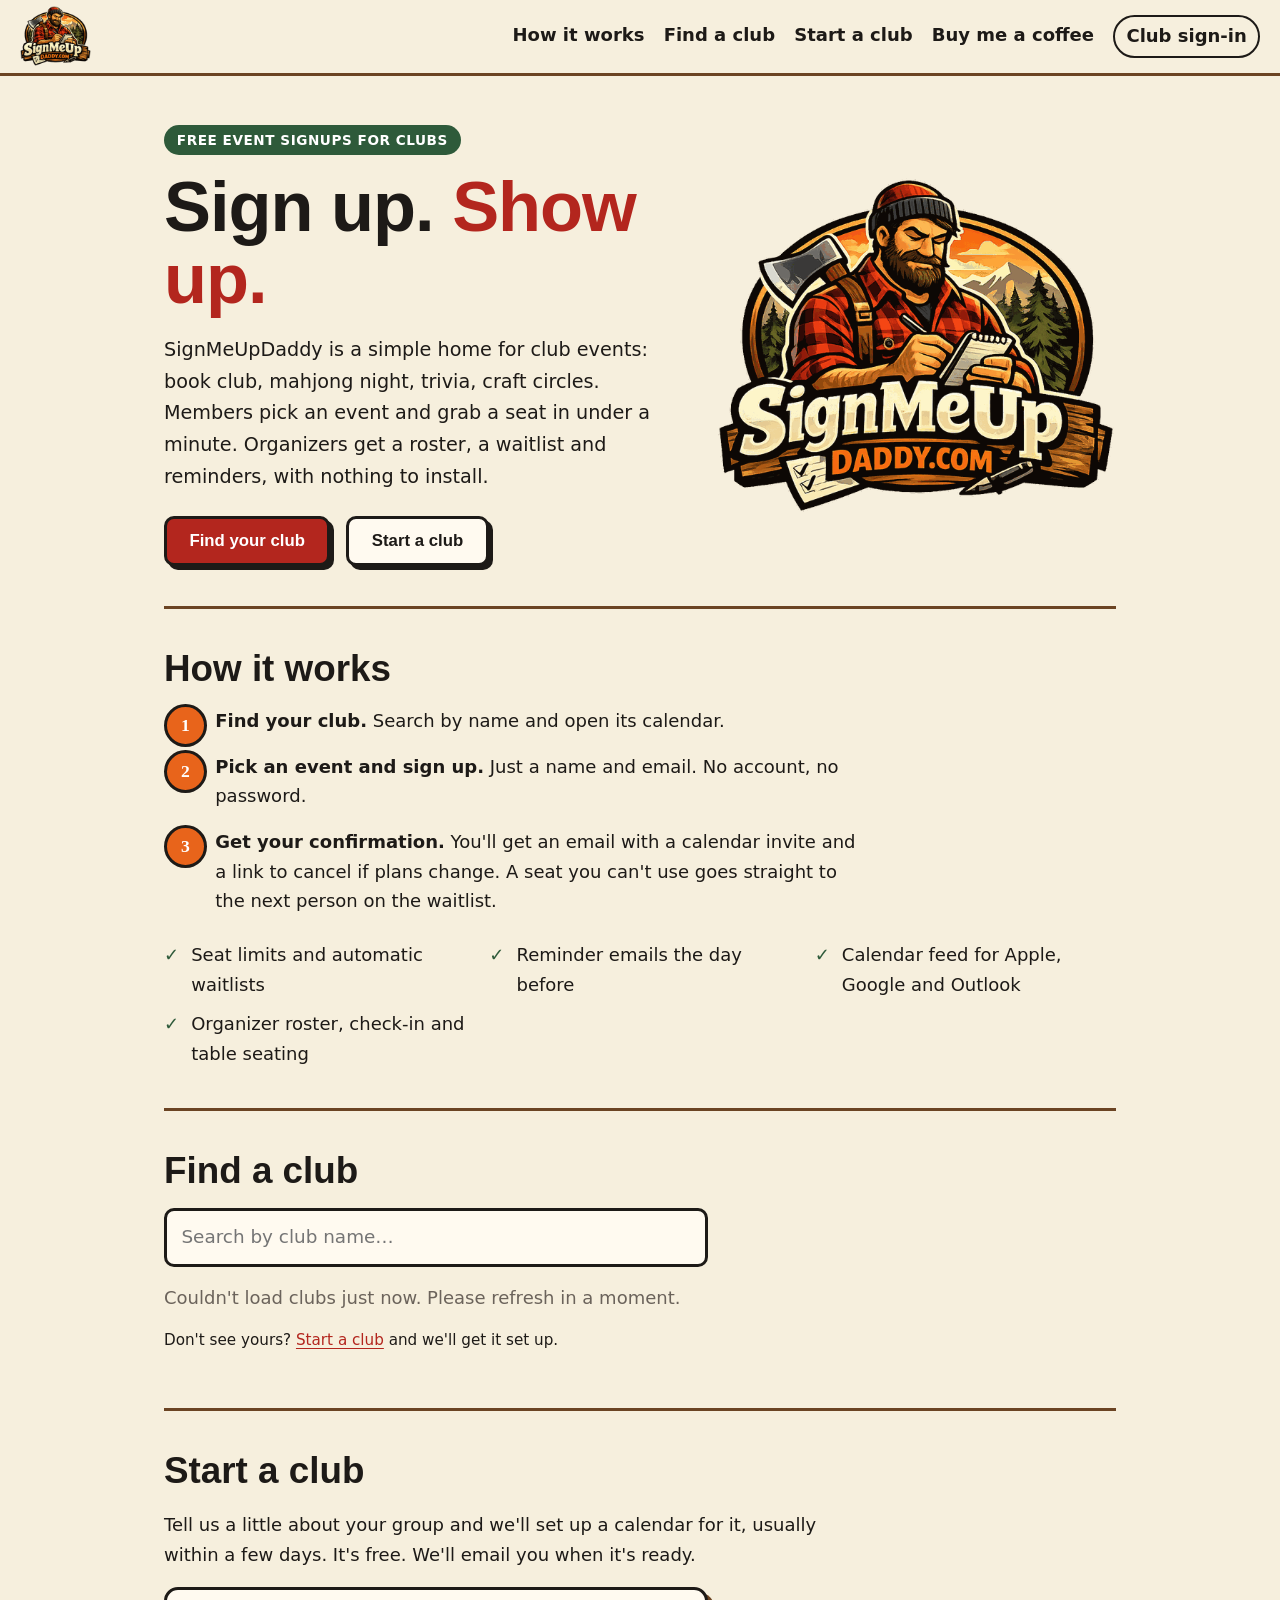
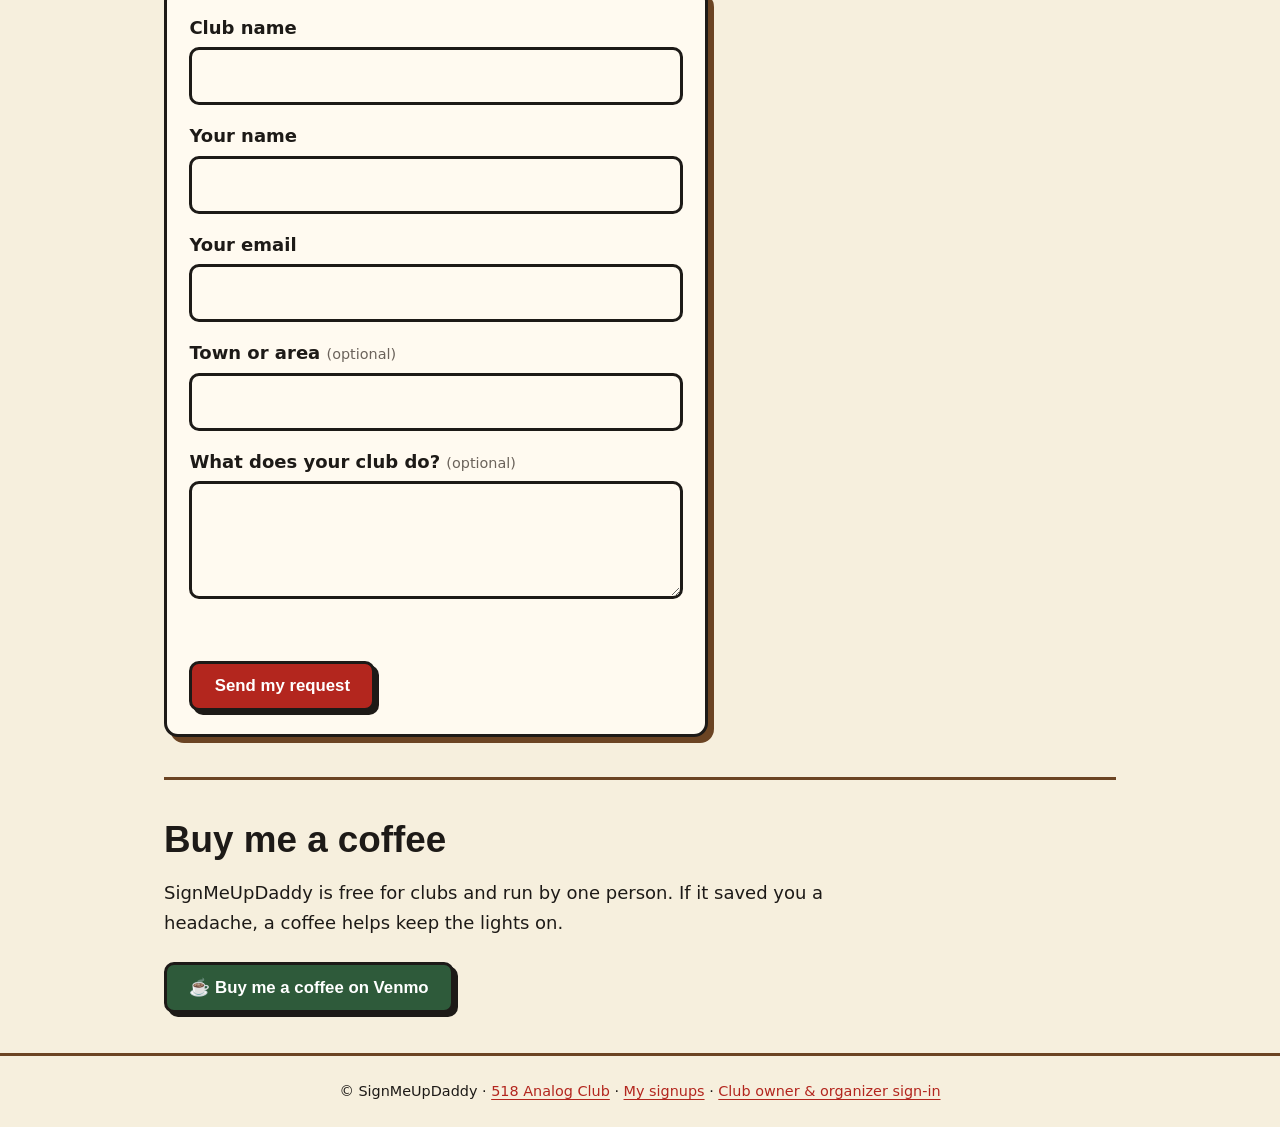
<file: index.html>
<!doctype html>
<html lang="en">
<head>
  <meta charset="utf-8">
  <meta name="viewport" content="width=device-width, initial-scale=1">
  <meta http-equiv="Content-Security-Policy" content="default-src 'self'; script-src 'self' https://challenges.cloudflare.com; connect-src 'self' https://*.supabase.co; frame-src https://challenges.cloudflare.com; style-src 'self' 'unsafe-inline' https://fonts.googleapis.com; font-src https://fonts.gstatic.com; img-src 'self' data:; base-uri 'self'; form-action 'self'; object-src 'none'">
  <meta name="referrer" content="strict-origin-when-cross-origin">
  <title>SignMeUpDaddy — sign up, show up</title>
  <meta name="description" content="Free event signups for clubs: book club, mahjong, trivia, craft nights. Pick your club, save your seat in seconds. Start a club of your own.">
  <link rel="canonical" href="https://signmeupdaddy.com/">
  <meta property="og:title" content="SignMeUpDaddy">
  <meta property="og:description" content="Sign up, show up. Free event signups for clubs.">
  <meta property="og:image" content="https://signmeupdaddy.com/assets/img/og-image.png">
  <meta name="theme-color" content="#f6efdd">
  <link rel="icon" type="image/png" href="assets/img/favicon.png">
  <link rel="apple-touch-icon" href="assets/img/apple-touch-icon.png">
  <link rel="preconnect" href="https://fonts.googleapis.com">
  <link rel="preconnect" href="https://fonts.gstatic.com" crossorigin>
  <link href="https://fonts.googleapis.com/css2?family=Bricolage+Grotesque:opsz,wght@12..96,600;12..96,800&family=Figtree:wght@400;500;600;700&display=swap" rel="stylesheet">
  <link rel="stylesheet" href="landing.css">
  <script src="redirect.js"></script>
</head>
<body>
  <a class="skip" href="#find">Skip to club search</a>
  <header class="top">
    <a class="brand" href="/" aria-label="SignMeUpDaddy.com home"><img src="assets/img/logo-sm.png" alt="SignMeUpDaddy.com" width="76" height="64"></a>
    <nav aria-label="Main">
      <a href="#how">How it works</a>
      <a href="#find">Find a club</a>
      <a href="#start">Start a club</a>
      <a href="#coffee">Buy me a coffee</a>
      <a href="/app/#/admin" class="signin">Club sign-in</a>
    </nav>
  </header>

  <main>
    <section class="hero">
      <div>
        <p class="eyebrow">Free event signups for clubs</p>
        <h1>Sign up. <em>Show up.</em></h1>
        <p class="lede">SignMeUpDaddy is a simple home for club events: book club, mahjong night, trivia, craft circles. Members pick an event and grab a seat in under a minute. Organizers get a roster, a waitlist and reminders, with nothing to install.</p>
        <p class="cta-row">
          <a class="btn" href="#find">Find your club</a>
          <a class="btn alt" href="#start">Start a club</a>
        </p>
      </div>
      <img class="hero-logo" src="assets/img/logo.png" alt="" width="560" height="472">
    </section>

    <section id="how" class="block">
      <h2>How it works</h2>
      <ol class="steps">
        <li><b>Find your club.</b> Search by name and open its calendar.</li>
        <li><b>Pick an event and sign up.</b> Just a name and email. No account, no password.</li>
        <li><b>Get your confirmation.</b> You'll get an email with a calendar invite and a link to cancel if plans change. A seat you can't use goes straight to the next person on the waitlist.</li>
      </ol>
      <ul class="perks">
        <li>Seat limits and automatic waitlists</li>
        <li>Reminder emails the day before</li>
        <li>Calendar feed for Apple, Google and Outlook</li>
        <li>Organizer roster, check-in and table seating</li>
      </ul>
    </section>

    <section id="find" class="block">
      <h2>Find a club</h2>
      <label for="q" class="sr">Search clubs</label>
      <input id="q" type="search" placeholder="Search by club name…" autocomplete="off">
      <ul id="results" class="results" aria-live="polite"><li class="muted">Loading clubs…</li></ul>
      <p class="note small">Don't see yours? <a href="#start">Start a club</a> and we'll get it set up.</p>
    </section>

    <section id="start" class="block">
      <h2>Start a club</h2>
      <p class="note">Tell us a little about your group and we'll set up a calendar for it, usually within a few days. It's free. We'll email you when it's ready.</p>
      <form id="club-form" class="card form" novalidate>
        <label>Club name <input name="club_name" required maxlength="80" autocomplete="off"></label>
        <label>Your name <input name="contact" required maxlength="80" autocomplete="name"></label>
        <label>Your email <input name="email" type="email" required maxlength="120" autocomplete="email"></label>
        <label>Town or area <span class="opt">(optional)</span> <input name="place" maxlength="80"></label>
        <label>What does your club do? <span class="opt">(optional)</span> <textarea name="about" rows="3" maxlength="600"></textarea></label>
        <div class="hp" aria-hidden="true"><label>Website <input name="website" tabindex="-1" autocomplete="off"></label></div>
        <div id="cf"></div>
        <p class="err" id="club-err" role="alert"></p>
        <button class="btn" type="submit">Send my request</button>
      </form>
      <div id="club-done" class="card done" hidden>
        <h3>Got it. Thank you!</h3>
        <p>We'll be in touch at the email you gave us once your club is ready.</p>
      </div>
    </section>

    <section id="coffee" class="block coffee">
      <h2>Buy me a coffee</h2>
      <p class="note">SignMeUpDaddy is free for clubs and run by one person. If it saved you a headache, a coffee helps keep the lights on.</p>
      <p class="cta-row"><a class="btn venmo" id="venmo" href="#coffee" target="_blank" rel="noopener" hidden>☕ Buy me a coffee on Venmo</a></p>
    </section>
  </main>

  <footer class="foot">
    <p>© SignMeUpDaddy · <a href="/518analog/">518 Analog Club</a> · <a href="/app/#/me">My signups</a> · <a href="/app/#/admin">Club owner &amp; organizer sign-in</a></p>
  </footer>
  <script type="module" src="landing.js"></script>
</body>
</html>
</file>
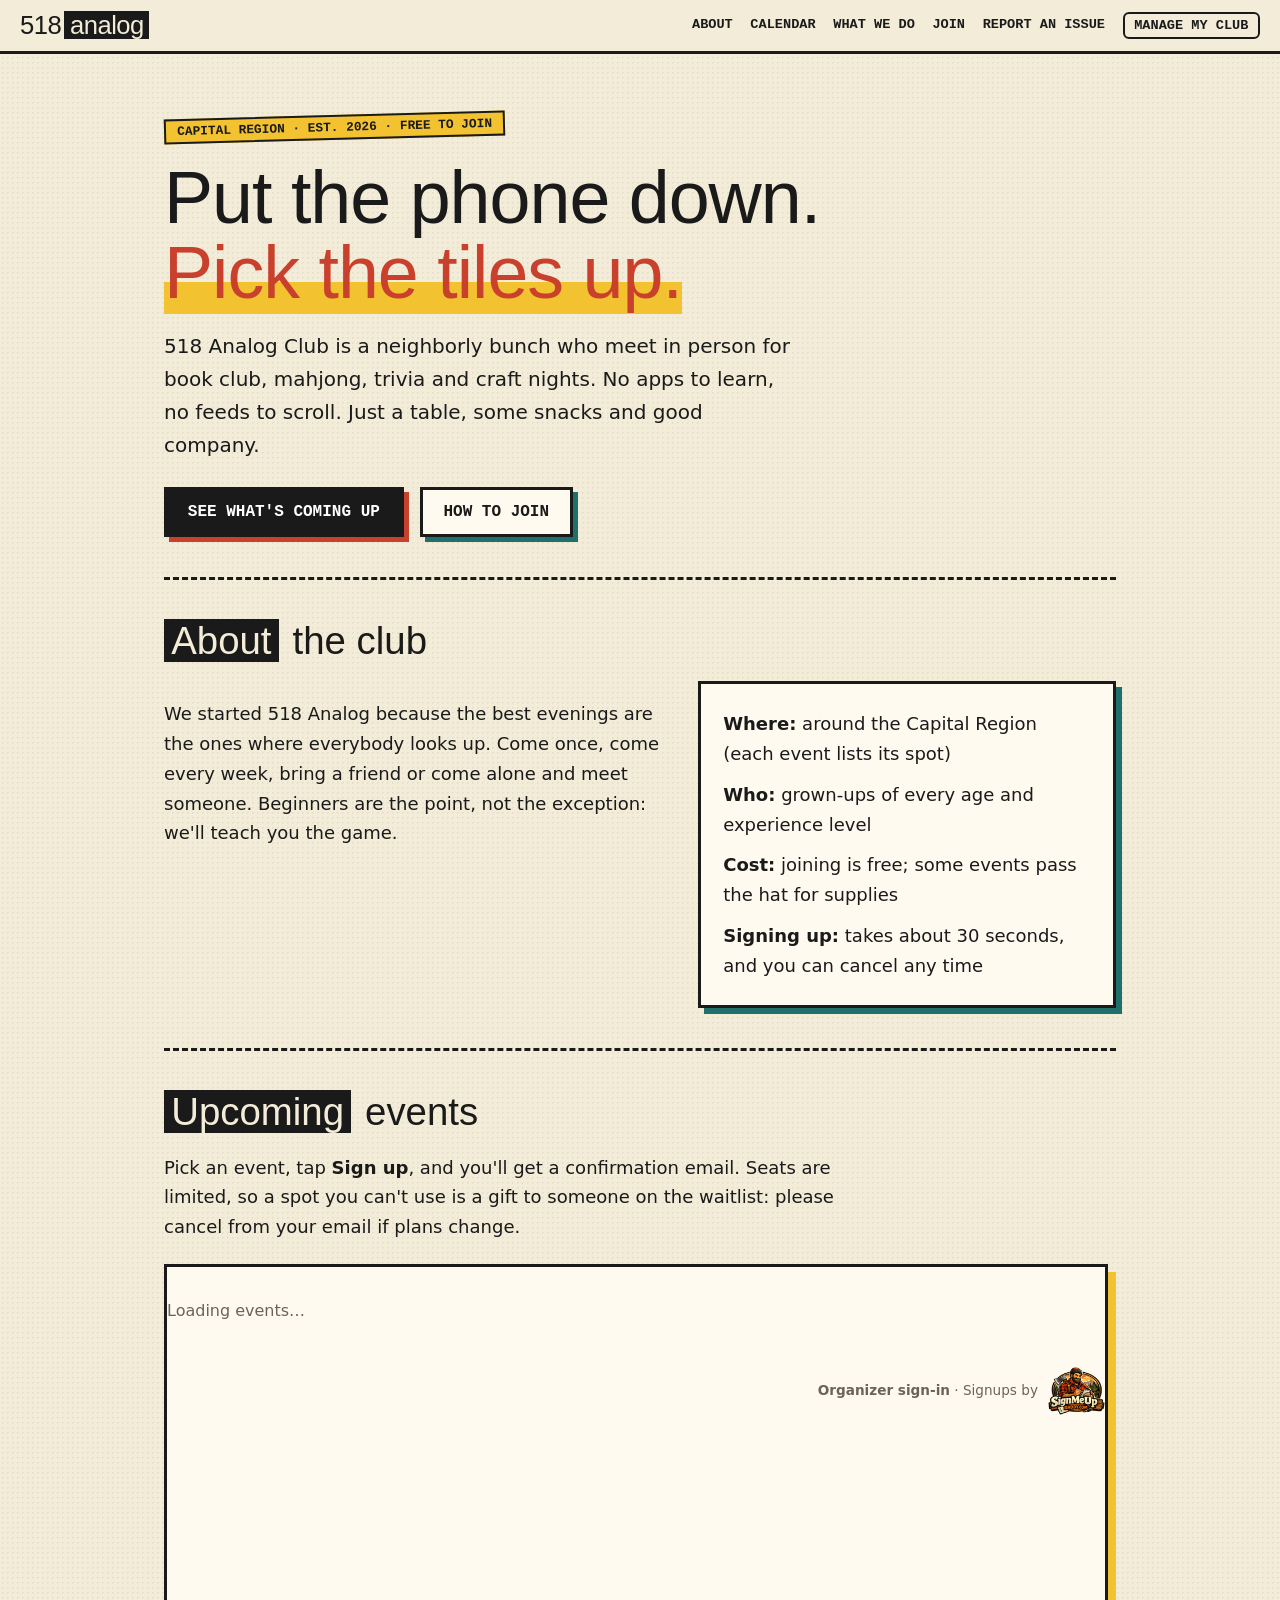
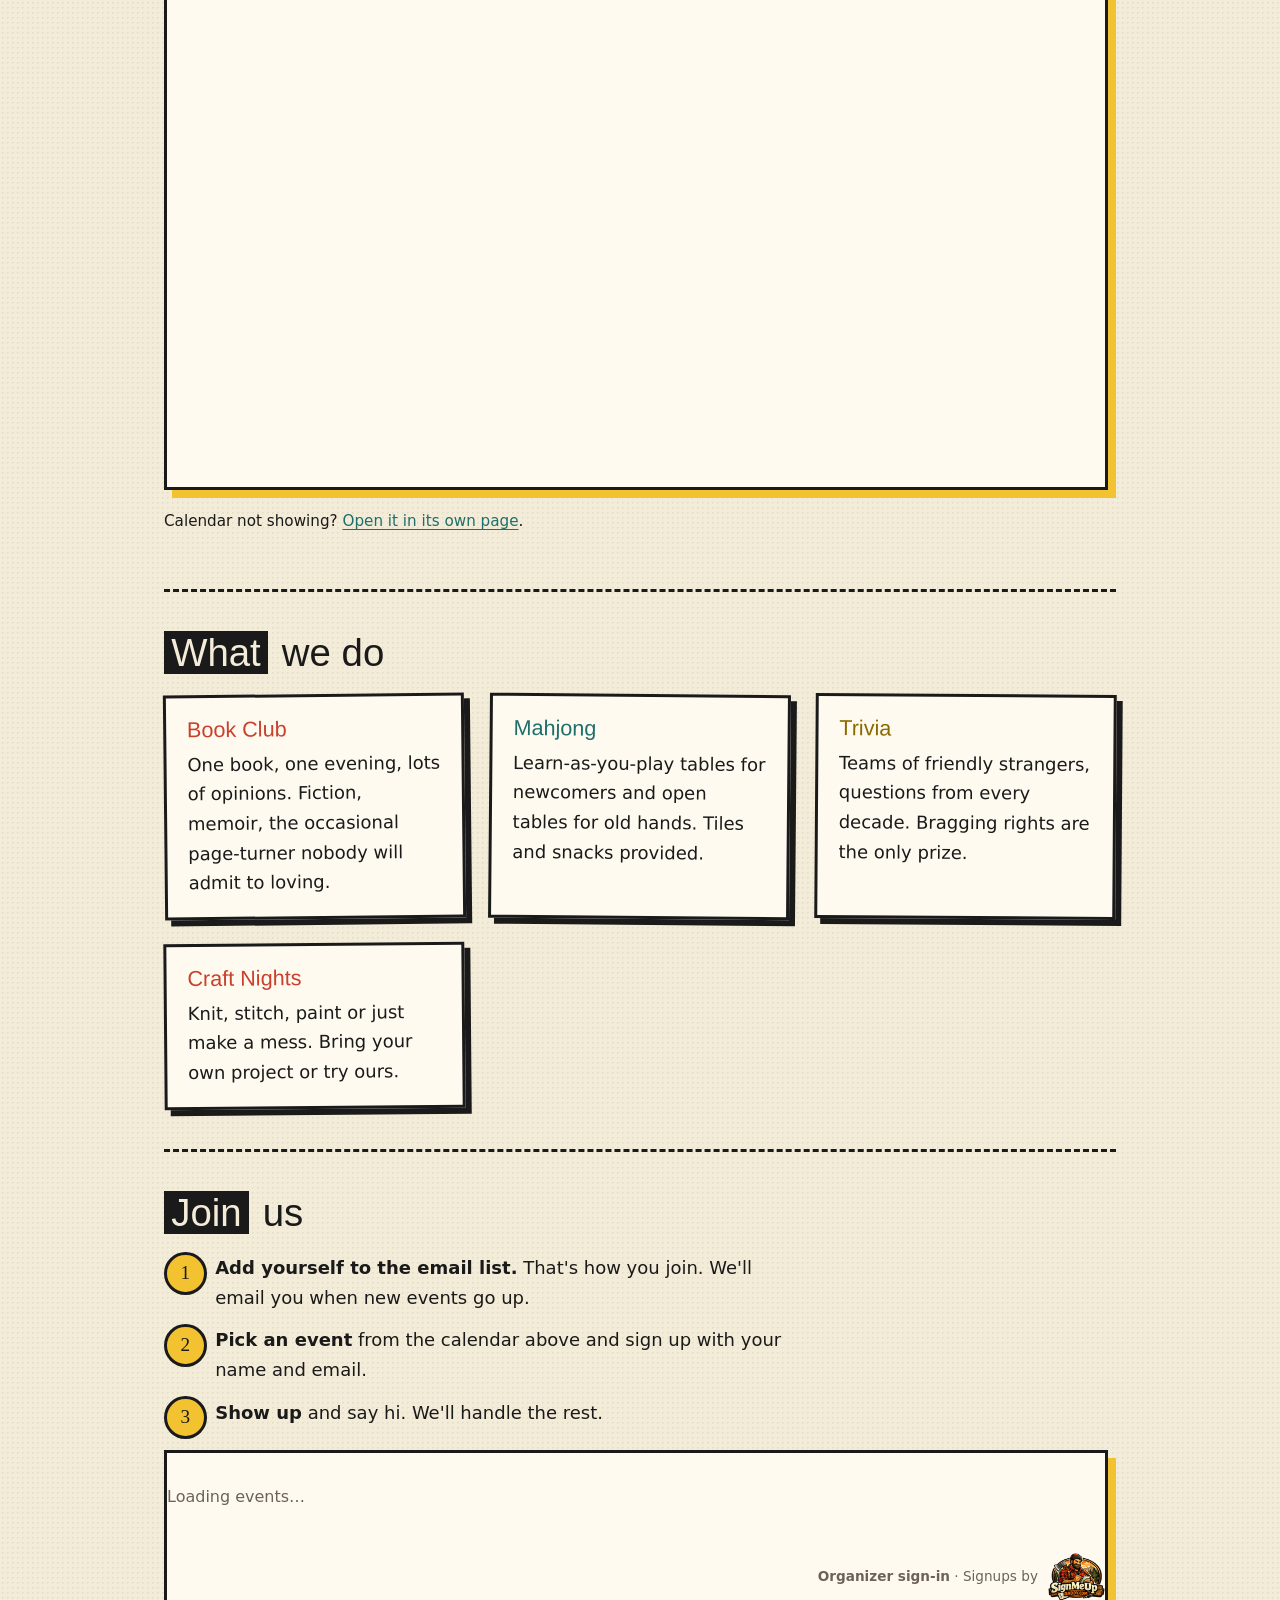
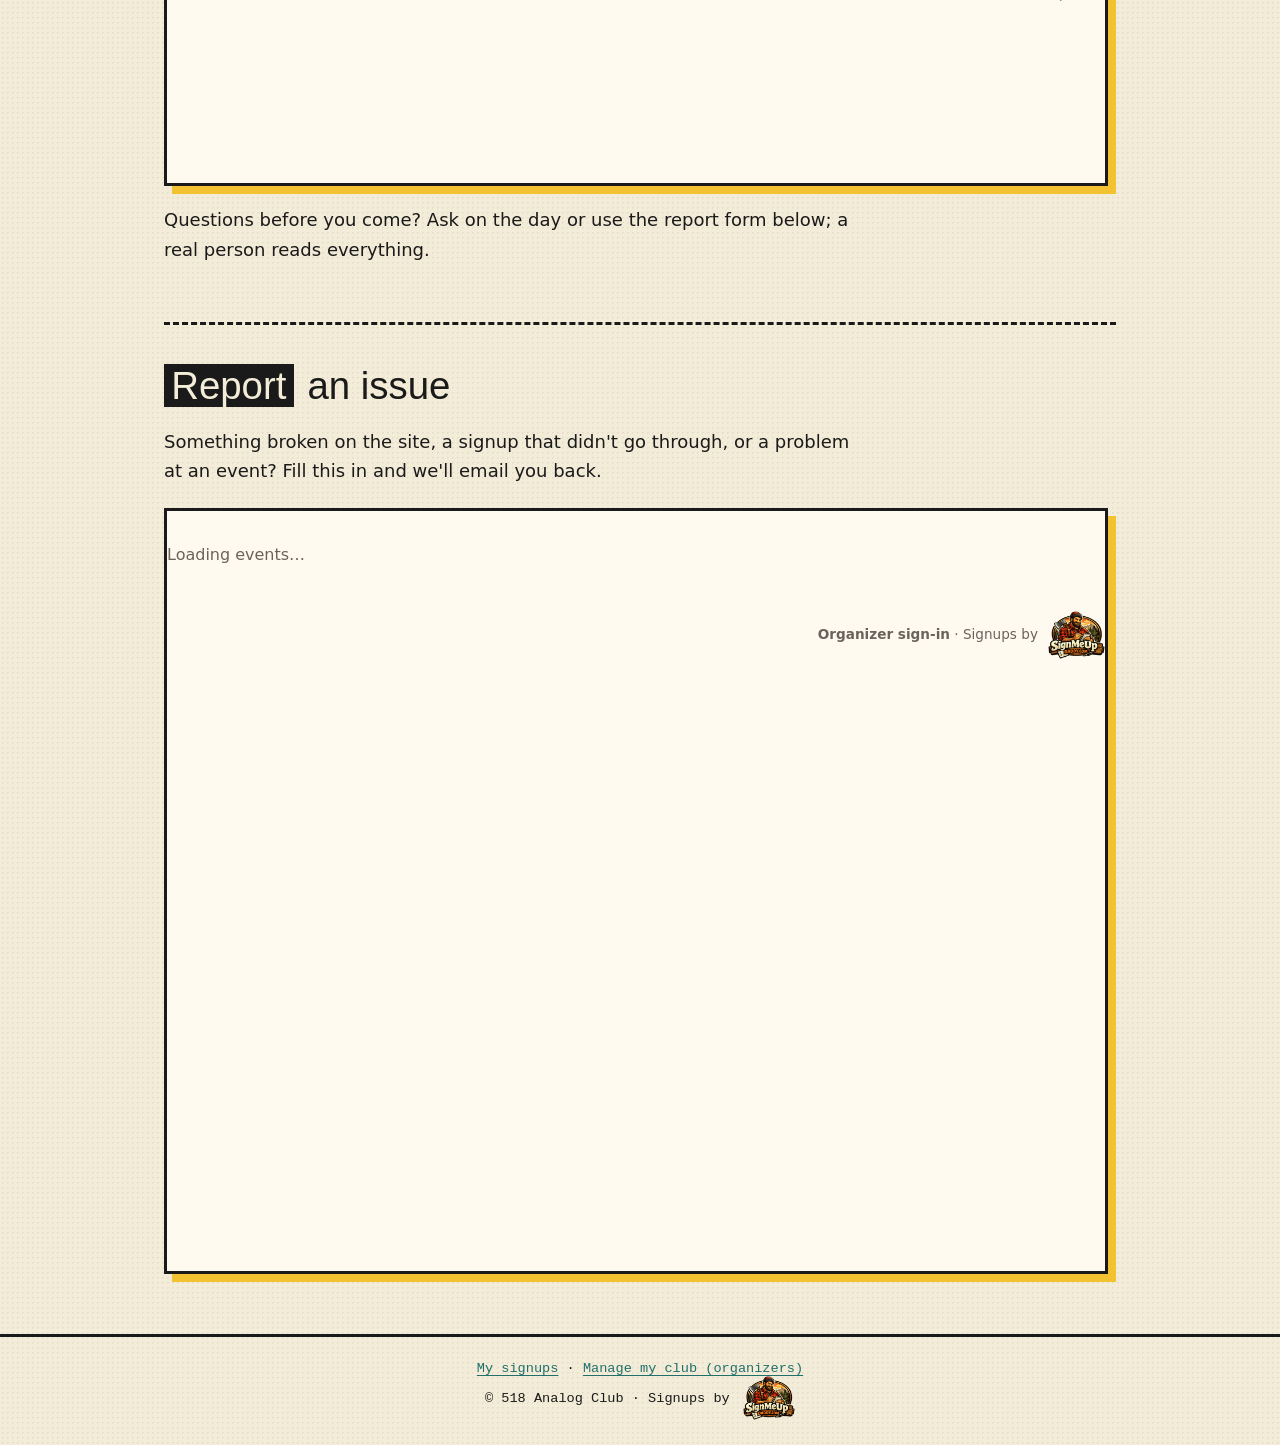
<file: 518analog/index.html>
<!doctype html>
<html lang="en">
<head>
  <meta charset="utf-8">
  <meta name="viewport" content="width=device-width, initial-scale=1">
  <meta http-equiv="Content-Security-Policy" content="default-src 'self'; script-src 'self'; connect-src 'self'; frame-src 'self'; style-src 'self' 'unsafe-inline' https://fonts.googleapis.com; font-src https://fonts.gstatic.com; img-src 'self' data:; base-uri 'self'; form-action 'self'; object-src 'none'">
  <meta name="referrer" content="strict-origin-when-cross-origin">
  <title>518 Analog Club — off the screen, into the room</title>
  <meta name="description" content="518 Analog Club: book club, mahjong, trivia and craft nights in the Capital Region. Offline on purpose.">
  <link rel="canonical" href="https://signmeupdaddy.com/518analog/">
  <meta property="og:title" content="518 Analog Club">
  <script type="application/ld+json">{"@context":"https://schema.org","@type":"Organization","name":"518 Analog Club","url":"https://signmeupdaddy.com/518analog/","logo":"https://signmeupdaddy.com/assets/img/logo.png","description":"Book club, mahjong, trivia and craft nights in the Capital Region of New York. Offline on purpose.","areaServed":"Capital Region, New York"}</script>
  <meta property="og:description" content="Books, tiles, trivia & crafts — offline in the Capital Region.">
  <meta name="theme-color" content="#f3ecd8">
  <link rel="icon" href="data:,">
  <link rel="preconnect" href="https://fonts.googleapis.com">
  <link rel="preconnect" href="https://fonts.gstatic.com" crossorigin>
  <link href="https://fonts.googleapis.com/css2?family=Archivo+Black&family=Space+Mono:wght@400;700&family=Figtree:wght@400;500;600;700&display=swap" rel="stylesheet">
  <link rel="stylesheet" href="club.css">
</head>
<body>
  <a class="skip" href="#calendar">Skip to the calendar</a>

  <header class="top">
    <a class="logo" href="#top">518<span>analog</span></a>
    <nav aria-label="Main">
      <a href="#about">About</a>
      <a href="#calendar">Calendar</a>
      <a href="#doing">What we do</a>
      <a href="#join">Join</a>
      <a href="#issue">Report an issue</a>
      <a href="/app/?club=518analog#/admin" class="manage">Manage my club</a>
    </nav>
  </header>

  <main id="top">
    <section class="hero">
      <p class="tag">Capital Region · Est. 2026 · Free to join</p>
      <h1>Put the phone down.<br><em>Pick the tiles up.</em></h1>
      <p class="lede">518 Analog Club is a neighborly bunch who meet in person for book club, mahjong, trivia and craft nights. No apps to learn, no feeds to scroll. Just a table, some snacks and good company.</p>
      <p class="cta-row">
        <a class="btn" href="#calendar">See what's coming up</a>
        <a class="btn alt" href="#join">How to join</a>
      </p>
    </section>

    <section id="about" class="block">
      <h2><span>About</span> the club</h2>
      <div class="cols">
        <p>We started 518 Analog because the best evenings are the ones where everybody looks up. Come once, come every week, bring a friend or come alone and meet someone. Beginners are the point, not the exception: we'll teach you the game.</p>
        <ul class="facts">
          <li><b>Where:</b> around the Capital Region (each event lists its spot)</li>
          <li><b>Who:</b> grown-ups of every age and experience level</li>
          <li><b>Cost:</b> joining is free; some events pass the hat for supplies</li>
          <li><b>Signing up:</b> takes about 30 seconds, and you can cancel any time</li>
        </ul>
      </div>
    </section>

    <section id="calendar" class="block">
      <h2><span>Upcoming</span> events</h2>
      <p class="note">Pick an event, tap <b>Sign up</b>, and you'll get a confirmation email. Seats are limited, so a spot you can't use is a gift to someone on the waitlist: please cancel from your email if plans change.</p>
      <div class="frame">
        <iframe src="/app/?club=518analog&amp;embed=1" title="518 Analog Club event calendar and signup" loading="lazy" height="820"></iframe>
      </div>
      <p class="note small">Calendar not showing? <a href="/app/?club=518analog#/">Open it in its own page</a>.</p>
    </section>

    <section id="doing" class="block">
      <h2><span>What</span> we do</h2>
      <div class="cards">
        <article class="card c1"><h3>Book Club</h3><p>One book, one evening, lots of opinions. Fiction, memoir, the occasional page-turner nobody will admit to loving.</p></article>
        <article class="card c2"><h3>Mahjong</h3><p>Learn-as-you-play tables for newcomers and open tables for old hands. Tiles and snacks provided.</p></article>
        <article class="card c3"><h3>Trivia</h3><p>Teams of friendly strangers, questions from every decade. Bragging rights are the only prize.</p></article>
        <article class="card c4"><h3>Craft Nights</h3><p>Knit, stitch, paint or just make a mess. Bring your own project or try ours.</p></article>
      </div>
    </section>

    <section id="join" class="block join">
      <h2><span>Join</span> us</h2>
      <ol class="steps">
        <li><b>Add yourself to the email list.</b> That's how you join. We'll email you when new events go up.</li>
        <li><b>Pick an event</b> from the calendar above and sign up with your name and email.</li>
        <li><b>Show up</b> and say hi. We'll handle the rest.</li>
      </ol>
      <div class="frame small"><iframe src="/app/?club=518analog&amp;embed=1#/subscribe" title="Join the 518 Analog Club email list" loading="lazy" height="330"></iframe></div>
      <p class="note">Questions before you come? Ask on the day or use the report form below; a real person reads everything.</p>
    </section>

    <section id="issue" class="block issue">
      <h2><span>Report</span> an issue</h2>
      <p class="note">Something broken on the site, a signup that didn't go through, or a problem at an event? Fill this in and we'll email you back.</p>
      <div class="frame report"><iframe src="/app/?club=518analog&amp;embed=1#/report" title="Report an issue" loading="lazy" height="720"></iframe></div>
    </section>
  </main>

  <footer class="foot">
    <p><a href="/app/?club=518analog#/me">My signups</a> · <a href="/app/?club=518analog#/admin">Manage my club (organizers)</a></p>
    <p>© 518 Analog Club · Signups by <a href="https://signmeupdaddy.com"><img class="sl" src="../assets/img/logo-sm.png" alt="SignMeUpDaddy.com" width="57" height="48"></a></p>
  </footer>
</body>
</html>
</file>
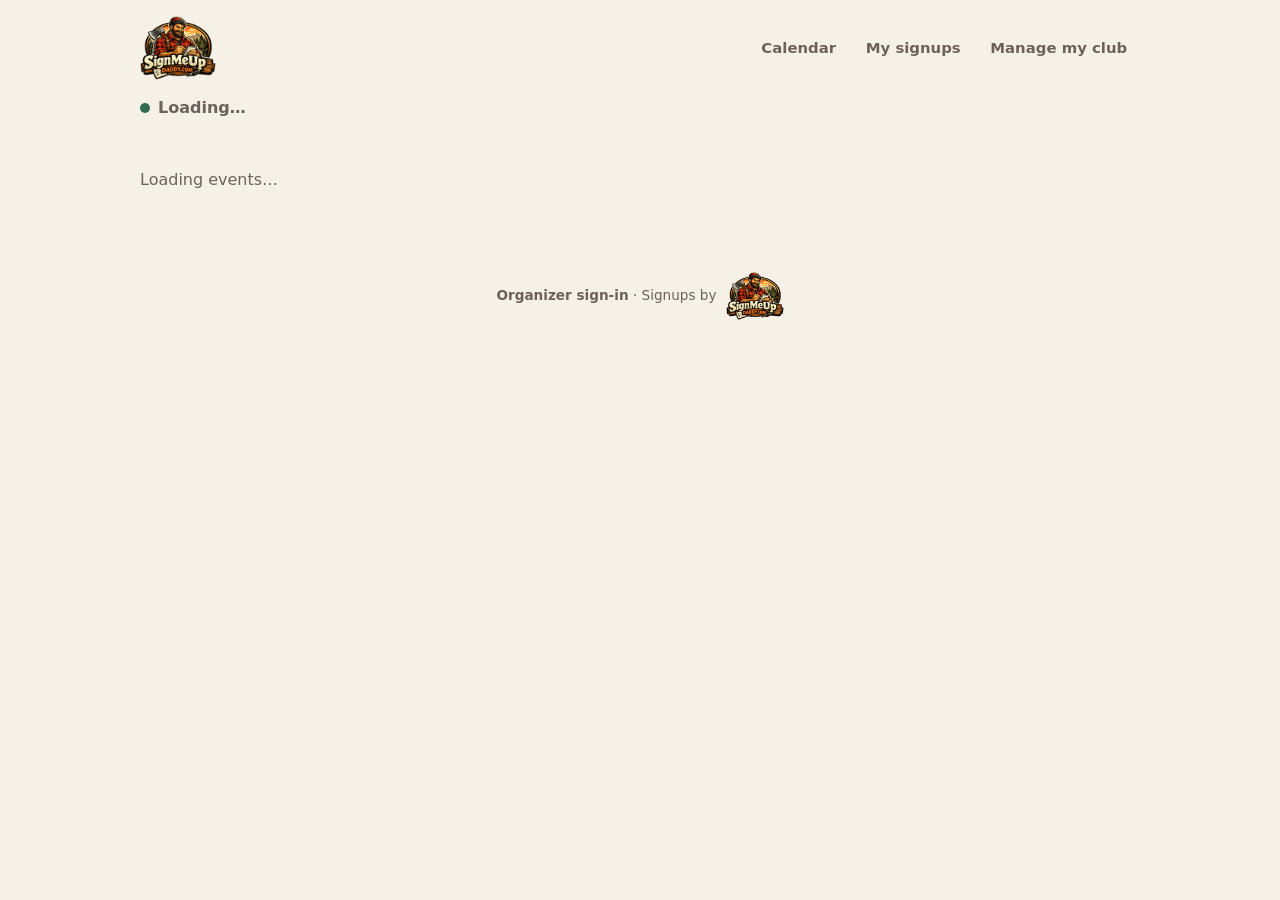
<file: app/index.html>
<!doctype html>
<html lang="en">
<head>
  <meta charset="utf-8">
  <meta name="viewport" content="width=device-width, initial-scale=1">
  <!-- Content Security Policy. GitHub Pages can't send headers, so it lives here.
       (frame-ancestors can't be set via meta; the calendar is meant to be embeddable anyway.) -->
  <meta http-equiv="Content-Security-Policy" content="default-src 'self'; script-src 'self' https://esm.sh https://challenges.cloudflare.com; connect-src 'self' https://*.supabase.co wss://*.supabase.co https://esm.sh; frame-src https://challenges.cloudflare.com; style-src 'self' 'unsafe-inline' https://fonts.googleapis.com; font-src https://fonts.gstatic.com; img-src 'self' data: blob: https://covers.openlibrary.org https://archive.org https://*.archive.org; base-uri 'self'; form-action 'self'; object-src 'none'">
  <meta name="referrer" content="strict-origin-when-cross-origin">
  <title>signmeupdaddy — sign up, show up</title>
  <meta name="description" content="Event signups for clubs: book club, mahjong, trivia and craft nights. Save your spot in seconds.">
  <meta property="og:title" content="signmeupdaddy">
  <meta property="og:description" content="Sign up, show up. Event signups for clubs.">
  <meta property="og:image" content="https://signmeupdaddy.com/assets/img/og-image.png">
  <meta name="theme-color" content="#f6f1e7">
  <link rel="icon" type="image/png" href="../assets/img/favicon.png">
  <link rel="apple-touch-icon" href="../assets/img/apple-touch-icon.png">
  <link rel="preconnect" href="https://fonts.googleapis.com">
  <link rel="preconnect" href="https://fonts.gstatic.com" crossorigin>
  <link href="https://fonts.googleapis.com/css2?family=Bricolage+Grotesque:opsz,wght@12..96,500;12..96,700;12..96,800&family=Figtree:wght@400;500;600&display=swap" rel="stylesheet">
  <link rel="stylesheet" href="../assets/app.css">
</head>
<body>
  <div id="demo-banner" class="demo-banner" hidden>Demo mode — signups are saved in this browser only. <a href="#/admin">Try the organizer view →</a></div>
  <header class="top">
    <a class="brand" href="/" aria-label="SignMeUpDaddy.com home"><img src="../assets/img/logo-sm.png" alt="SignMeUpDaddy.com" width="76" height="64"></a>
    <nav>
      <a data-nav href="#/">Calendar</a>
      <a data-nav href="#/me">My signups</a>
      <a data-nav href="#/admin">Manage my club</a>
    </nav>
  </header>
  <div class="club-bar"><span class="dot"></span><span id="club-name">Loading…</span></div>
  <main id="app" aria-live="polite"><p class="empty">Loading events…</p></main>
  <footer class="foot">
    <span class="powered"><a href="#/admin">Organizer sign-in</a> · Signups by <a href="https://signmeupdaddy.com" target="_blank" rel="noopener"><img class="foot-logo" src="../assets/img/logo-sm.png" alt="SignMeUpDaddy.com" width="57" height="48"></a></span>
  </footer>
  <noscript><p class="panel">This calendar needs JavaScript turned on.</p></noscript>
  <script type="module" src="../assets/app.js"></script>
</body>
</html>
</file>
<file: landing.css>
:root{--cream:#f6efdd;--paper:#fffaf0;--ink:#1d1a17;--red:#b3261e;--orange:#e8641b;--forest:#2e5a3a;--wood:#6b4423}
*{box-sizing:border-box}
html{scroll-behavior:smooth;scroll-padding-top:5rem}
body{margin:0;background:var(--cream);color:var(--ink);font:18px/1.65 Figtree,system-ui,sans-serif}
.skip{position:absolute;left:-999px}.skip:focus{left:1rem;top:1rem;background:#fff;padding:.5rem 1rem;z-index:20}
.sr{position:absolute;left:-999px}
a{color:var(--red);text-underline-offset:3px}
a:focus-visible,.btn:focus-visible,input:focus-visible,textarea:focus-visible{outline:3px solid var(--orange);outline-offset:3px}
.top{position:sticky;top:0;z-index:10;display:flex;flex-wrap:wrap;gap:.25rem 1.5rem;align-items:center;justify-content:space-between;padding:.4rem 1.25rem;background:var(--cream);border-bottom:3px solid var(--wood)}
.brand img{display:block;height:60px;width:auto}
nav{display:flex;flex-wrap:wrap;gap:.25rem 1.2rem}
nav a{font-weight:700;color:var(--ink);text-decoration:none;padding:.3rem 0;border-bottom:3px solid transparent}
nav a:hover{border-color:var(--orange)}
main{max-width:62rem;margin:0 auto;padding:0 1.25rem}
.hero{display:grid;grid-template-columns:1.3fr 1fr;gap:2rem;align-items:center;padding:3rem 0 2.5rem}
.eyebrow{display:inline-block;background:var(--forest);color:#fff;font-weight:700;font-size:.85rem;letter-spacing:.04em;text-transform:uppercase;padding:.25rem .8rem;border-radius:999px;margin:0 0 1rem}
h1{font:800 clamp(2.6rem,7vw,4.4rem)/1.02 'Bricolage Grotesque',sans-serif;margin:0 0 1rem;letter-spacing:-1px}
h1 em{font-style:normal;color:var(--red)}
.lede{font-size:1.2rem;max-width:36rem}
.hero-logo{width:100%;height:auto;max-width:420px;justify-self:center}
.cta-row{display:flex;flex-wrap:wrap;gap:1rem;margin:1.5rem 0 0}
.btn{display:inline-block;font:700 1.05rem Figtree,sans-serif;color:#fff;background:var(--red);border:3px solid var(--ink);border-radius:10px;padding:.75rem 1.4rem;text-decoration:none;cursor:pointer;box-shadow:4px 4px 0 var(--ink);transition:transform .1s,box-shadow .1s}
.btn:hover{transform:translate(2px,2px);box-shadow:2px 2px 0 var(--ink)}
.btn.alt{background:var(--paper);color:var(--ink)}
.btn.venmo{background:var(--forest)}
.btn:disabled{opacity:.6;cursor:wait}
.block{padding:2.5rem 0;border-top:3px solid var(--wood)}
h2{font:800 clamp(1.7rem,4vw,2.3rem)/1.1 'Bricolage Grotesque',sans-serif;margin:0 0 1rem}
.note{max-width:42rem}.small{font-size:.95rem}.muted{color:#6b635b}
.steps{counter-reset:s;list-style:none;padding:0;margin:0 0 1.5rem;display:grid;gap:1rem;max-width:44rem}
.steps li{counter-increment:s;position:relative;padding-left:3.2rem}
.steps li::before{content:counter(s);position:absolute;left:0;top:-.1rem;width:2.3rem;height:2.3rem;display:grid;place-items:center;font:800 1.1rem 'Bricolage Grotesque';background:var(--orange);color:#fff;border:3px solid var(--ink);border-radius:50%}
.perks{display:grid;grid-template-columns:repeat(auto-fit,minmax(15rem,1fr));gap:.6rem 1.5rem;list-style:none;padding:0;margin:0}
.perks li{padding-left:1.7rem;position:relative}
.perks li::before{content:'✓';position:absolute;left:0;color:var(--forest);font-weight:800}
input,textarea{width:100%;font:inherit;padding:.7rem .9rem;border:3px solid var(--ink);border-radius:10px;background:var(--paper)}
#q{max-width:34rem;font-size:1.15rem}
.results{list-style:none;margin:1rem 0;padding:0;display:grid;gap:.8rem;max-width:42rem}
.results a.club{display:block;padding:1rem 1.2rem;background:var(--paper);border:3px solid var(--ink);border-radius:12px;text-decoration:none;color:var(--ink);box-shadow:4px 4px 0 var(--forest)}
.results a.club:hover{transform:translate(2px,2px);box-shadow:2px 2px 0 var(--forest)}
.results b{display:block;font:800 1.2rem 'Bricolage Grotesque',sans-serif}
.card{background:var(--paper);border:3px solid var(--ink);border-radius:14px;padding:1.4rem;max-width:34rem;box-shadow:6px 6px 0 var(--wood)}
.form label{display:block;font-weight:600;margin:0 0 1rem}
.form label input,.form label textarea{margin-top:.3rem;font-weight:400}
.opt{font-weight:400;color:#6b635b;font-size:.9rem}
.hp{position:absolute;left:-9999px;height:0;overflow:hidden}
.err{color:var(--red);font-weight:600;min-height:1.4em;margin:.2rem 0 .8rem}
.done h3{margin:0 0 .4rem;font:800 1.4rem 'Bricolage Grotesque'}
.foot{border-top:3px solid var(--wood);padding:1.5rem 1.25rem;text-align:center;font-size:.9rem}
.foot p{margin:0}
@media(max-width:44rem){.hero{grid-template-columns:1fr}.hero-logo{max-width:260px;order:-1}.top{position:static}}
@media(prefers-reduced-motion:reduce){html{scroll-behavior:auto}.btn{transition:none}}
nav a.signin{border:2px solid var(--ink);padding:.25rem .7rem;border-radius:999px}
</file>
<file: 518analog/club.css>
:root{--paper:#f3ecd8;--ink:#1a1a1a;--red:#c9402d;--teal:#1f6f6b;--gold:#f2c230;--card:#fffaf0}
*{box-sizing:border-box}
html{scroll-behavior:smooth;scroll-padding-top:4.5rem}
body{margin:0;background:var(--paper);color:var(--ink);font:18px/1.65 Figtree,system-ui,sans-serif;
  background-image:radial-gradient(rgba(0,0,0,.055) 1px,transparent 1px);background-size:5px 5px}
.skip{position:absolute;left:-999px}.skip:focus{left:1rem;top:1rem;background:#fff;padding:.5rem 1rem;z-index:20}
a{color:var(--teal);text-underline-offset:3px}
a:focus-visible,.btn:focus-visible{outline:3px solid var(--red);outline-offset:3px}
.top{position:sticky;top:0;z-index:10;display:flex;flex-wrap:wrap;gap:.5rem 1.5rem;align-items:center;justify-content:space-between;
  padding:.7rem 1.25rem;background:var(--paper);border-bottom:3px solid var(--ink)}
.logo{font:1.6rem 'Archivo Black',sans-serif;color:var(--ink);text-decoration:none;letter-spacing:-.5px}
.logo span{background:var(--ink);color:var(--paper);padding:0 .35rem;margin-left:.2rem}
nav{display:flex;flex-wrap:wrap;gap:.25rem 1.1rem}
nav a{font:700 .85rem 'Space Mono',monospace;text-transform:uppercase;color:var(--ink);text-decoration:none;padding:.3rem 0;border-bottom:3px solid transparent}
nav a:hover{border-color:var(--red)}
main{max-width:62rem;margin:0 auto;padding:0 1.25rem}
.hero{padding:3.5rem 0 2.5rem}
.tag{display:inline-block;font:700 .8rem 'Space Mono',monospace;text-transform:uppercase;background:var(--gold);border:2px solid var(--ink);padding:.2rem .7rem;transform:rotate(-1.5deg);margin:0 0 1.2rem}
h1{font:clamp(2.4rem,7vw,4.6rem)/1.02 'Archivo Black',sans-serif;margin:0 0 1.2rem;letter-spacing:-1px}
h1 em{font-style:normal;color:var(--red);background:linear-gradient(transparent 62%,var(--gold) 62%)}
.lede{font-size:1.25rem;max-width:40rem}
.cta-row{display:flex;flex-wrap:wrap;gap:1rem;margin:1.6rem 0 0}
.btn{display:inline-block;font:700 1rem 'Space Mono',monospace;text-transform:uppercase;text-decoration:none;color:#fff;background:var(--ink);
  border:3px solid var(--ink);padding:.8rem 1.3rem;box-shadow:5px 5px 0 var(--red);transition:transform .1s,box-shadow .1s}
.btn:hover{transform:translate(2px,2px);box-shadow:3px 3px 0 var(--red)}
.btn.alt{background:var(--card);color:var(--ink);box-shadow:5px 5px 0 var(--teal)}
.btn.alt:hover{box-shadow:3px 3px 0 var(--teal)}
.block{padding:2.5rem 0;border-top:3px dashed var(--ink)}
h2{font:clamp(1.7rem,4vw,2.4rem)/1.1 'Archivo Black',sans-serif;margin:0 0 1.2rem}
h2 span{background:var(--ink);color:var(--paper);padding:0 .45rem;margin-right:.2rem}
.cols{display:grid;grid-template-columns:1.2fr 1fr;gap:2rem}
.facts{list-style:none;margin:0;padding:1.2rem 1.4rem;background:var(--card);border:3px solid var(--ink);box-shadow:6px 6px 0 var(--teal)}
.facts li{padding:.35rem 0}
.note{max-width:44rem}.small{font-size:.95rem}
.frame{border:3px solid var(--ink);background:var(--card);box-shadow:8px 8px 0 var(--gold);margin:1.4rem 8px 1.2rem 0}
.frame iframe{display:block;width:100%;height:820px;border:0}
.cards{display:grid;grid-template-columns:repeat(auto-fit,minmax(15rem,1fr));gap:1.5rem}
.card{background:var(--card);border:3px solid var(--ink);padding:1.2rem 1.3rem;box-shadow:6px 6px 0 var(--ink)}
.card h3{font:1.35rem 'Archivo Black',sans-serif;margin:0 0 .4rem}
.card p{margin:0}
.c1{transform:rotate(-.6deg)}.c2{transform:rotate(.5deg)}.c3{transform:rotate(.4deg)}.c4{transform:rotate(-.5deg)}
.c1 h3{color:var(--red)}.c2 h3{color:var(--teal)}.c3 h3{color:#8a6a00}.c4 h3{color:var(--red)}
.steps{counter-reset:s;list-style:none;padding:0;margin:0 0 1.2rem;display:grid;gap:.8rem;max-width:40rem}
.steps li{counter-increment:s;padding-left:3.2rem;position:relative}
.steps li::before{content:counter(s);position:absolute;left:0;top:-.1rem;width:2.3rem;height:2.3rem;display:grid;place-items:center;
  font:1.2rem 'Archivo Black';background:var(--gold);border:3px solid var(--ink);border-radius:50%}
.foot{border-top:3px solid var(--ink);padding:1.5rem 1.25rem;text-align:center;font:.85rem 'Space Mono',monospace}
.foot p{margin:0}
@media(max-width:44rem){.cols{grid-template-columns:1fr}.frame iframe{height:900px}.top{position:static}html{scroll-padding-top:1rem}.card{transform:none}}
@media(prefers-reduced-motion:reduce){html{scroll-behavior:auto}.btn{transition:none}}
.sl{height:44px;width:auto;vertical-align:middle;margin-left:.3rem}
.sub-h{font:1.3rem 'Archivo Black',sans-serif;margin:1.8rem 0 .4rem}.frame.small iframe{height:330px}@media(max-width:44rem){.frame.small iframe{height:420px}}
.frame.report iframe{height:760px}@media(max-width:44rem){.frame.report iframe{height:880px}}
nav a.manage{border:2px solid var(--ink);padding:.25rem .6rem;border-radius:6px}
</file>
<file: assets/app.css>
:root {
  --paper: #f6f1e7; --card: #fffdf8; --ink: #1c1917; --muted: #6b635b; --line: #e3dacb;
  --hot: #ff5a36; --accent: #2f6b4f; --ok: #2f7d4f; --warn: #b7791f; --bad: #c2412d;
  --r: 14px; --shadow: 0 1px 0 rgba(28,25,23,.04), 0 6px 20px -10px rgba(28,25,23,.25);
  --display: 'Bricolage Grotesque', ui-sans-serif, system-ui, sans-serif;
  --body: 'Figtree', ui-sans-serif, system-ui, sans-serif;
}
* { box-sizing: border-box; }
html { -webkit-text-size-adjust: 100%; }
body { margin: 0; background: var(--paper); color: var(--ink); font: 16px/1.5 var(--body); }
a { color: inherit; }
h1, h2, h3, h4 { font-family: var(--display); line-height: 1.1; margin: 0 0 .4em; letter-spacing: -.01em; }
h2 { font-size: clamp(1.5rem, 4vw, 2.1rem); font-weight: 800; }
h3 { font-size: 1.25rem; font-weight: 700; }
code { background: #efe7d8; padding: .1em .35em; border-radius: 5px; font-size: .9em; }
button { font: inherit; color: inherit; }

.demo-banner { background: var(--ink); color: #fff; text-align: center; font-size: .85rem; padding: .45rem 1rem; }
.demo-banner a { color: #ffb29f; }

.top { max-width: 1040px; margin: 0 auto; padding: 1rem 1.25rem; display: flex; align-items: center; justify-content: space-between; gap: 1rem; flex-wrap: wrap; }
.brand { display: flex; align-items: center; gap: .55rem; text-decoration: none; font: 700 1.3rem var(--display); letter-spacing: -.02em; }
.brand b { color: var(--hot); font-weight: 800; }
.mark { display: grid; place-items: center; width: 34px; height: 34px; border-radius: 10px; background: var(--ink); color: var(--hot); font-size: 1.05rem; transform: rotate(-6deg); }
.top nav { display: flex; gap: .25rem; }
.top nav a { text-decoration: none; padding: .45rem .8rem; border-radius: 999px; font-weight: 600; font-size: .93rem; color: var(--muted); }
.top nav a.on, .top nav a:hover { background: var(--ink); color: #fff; }
.club-bar { max-width: 1040px; margin: 0 auto; padding: 0 1.25rem .5rem; display: flex; align-items: center; gap: .5rem; font-weight: 600; color: var(--muted); }
.club-bar .dot { width: 10px; height: 10px; border-radius: 50%; background: var(--accent); }

main { max-width: 1040px; margin: 0 auto; padding: .5rem 1.25rem 3rem; display: grid; gap: 1.5rem; grid-template-columns: minmax(0, 1.15fr) minmax(0, 1fr); align-items: start; }
main > :only-child, main > .back, main > .event, main > .signup, main > .panel, main > .admin { grid-column: 1 / -1; }
@media (min-width: 880px) { main > .event { grid-column: 1; } main > .signup { grid-column: 2; grid-row: 2; position: sticky; top: 1rem; } }
@media (max-width: 879px) { main { grid-template-columns: 1fr; } }

.panel, .cal, .event { background: var(--card); border: 1px solid var(--line); border-radius: var(--r); padding: 1.25rem; box-shadow: var(--shadow); }
.panel.narrow { max-width: 460px; justify-self: center; width: 100%; }
.hint, .small { color: var(--muted); font-size: .9rem; margin: .2rem 0 .8rem; }
.empty { color: var(--muted); padding: 1rem 0; }

/* calendar */
.cal-head { display: flex; align-items: center; justify-content: space-between; margin-bottom: .75rem; }
.cal-head h2 { margin: 0; font-size: 1.5rem; }
.icon { width: 38px; height: 38px; border-radius: 50%; border: 1px solid var(--line); background: #fff; font-size: 1.3rem; cursor: pointer; }
.icon:hover { background: var(--ink); color: #fff; }
.chips { display: flex; gap: .4rem; flex-wrap: wrap; margin-bottom: .9rem; }
.chip { border: 1px solid var(--line); background: #fff; border-radius: 999px; padding: .3rem .75rem; font-size: .85rem; font-weight: 600; cursor: pointer; display: inline-flex; align-items: center; gap: .4rem; }
.chip i { width: 8px; height: 8px; border-radius: 50%; background: var(--k); }
.chip.on { background: var(--ink); color: #fff; border-color: var(--ink); }
.grid { display: grid; grid-template-columns: repeat(7, 1fr); gap: 4px; }
.dow span { text-align: center; font-size: .72rem; font-weight: 700; text-transform: uppercase; letter-spacing: .06em; color: var(--muted); padding-bottom: .3rem; }
.cell { aspect-ratio: 1 / 1; min-height: 44px; border: 0; background: #f8f3ea; border-radius: 9px; padding: 5px; display: flex; flex-direction: column; align-items: flex-start; cursor: default; position: relative; overflow: hidden; text-align: left; }
.cell.pad { background: transparent; }
.cell .num { font-weight: 600; font-size: .85rem; }
.cell.past { opacity: .45; }
.cell.today .num { background: var(--hot); color: #fff; border-radius: 6px; padding: 0 .3rem; }
.cell.has { background: #fff; border: 1px solid var(--line); cursor: pointer; }
.cell.has:hover, .cell.sel { outline: 2px solid var(--ink); outline-offset: -1px; }
.dots { display: flex; gap: 3px; margin-top: auto; }
.dots i { width: 7px; height: 7px; border-radius: 50%; }
.mini { display: none; }
@media (min-width: 880px) {
  .cell { aspect-ratio: auto; height: 74px; }
  .dots { display: none; }
  .mini { display: flex; flex-direction: column; gap: 2px; width: 100%; margin-top: 3px; }
  .mini em { font-style: normal; font-size: .66rem; font-weight: 600; line-height: 1.2; padding: 1px 4px; border-radius: 4px; background: color-mix(in srgb, var(--k) 14%, white); color: var(--k); white-space: nowrap; overflow: hidden; text-overflow: ellipsis; }
}

/* list + cards */
.list { display: grid; gap: .7rem; }
.list-head { display: flex; justify-content: space-between; align-items: baseline; }
.card { display: grid; grid-template-columns: 64px 1fr auto; gap: .9rem; align-items: center; text-decoration: none; background: var(--card); border: 1px solid var(--line); border-radius: var(--r); padding: .7rem; box-shadow: var(--shadow); transition: transform .12s ease; }
.card:hover { transform: translateY(-2px); }
.stub { display: grid; justify-items: center; background: var(--k); color: #fff; border-radius: 10px; padding: .45rem 0; position: relative; }
.stub::after { content: ''; position: absolute; right: -6px; top: 50%; width: 12px; height: 12px; border-radius: 50%; background: var(--card); transform: translateY(-50%); }
.stub .mo, .stub .wd { font-size: .66rem; text-transform: uppercase; letter-spacing: .08em; font-weight: 700; opacity: .9; }
.stub .dd { font: 800 1.55rem/1 var(--display); }
.card h4 { margin: .1rem 0; font-size: 1.05rem; }
.tag { display: inline-block; font-size: .7rem; font-weight: 700; text-transform: uppercase; letter-spacing: .08em; color: var(--k); }
.meta { margin: 0 0 .3rem; color: var(--muted); font-size: .88rem; }
.go { font-size: 1.2rem; color: var(--muted); padding-right: .3rem; }
.seats { display: inline-flex; align-items: center; gap: .5rem; font-size: .82rem; font-weight: 600; color: var(--ok); }
.seats.low { color: var(--warn); } .seats.full { color: var(--bad); }
.bar { width: 64px; height: 6px; border-radius: 4px; background: #ece4d5; overflow: hidden; }
.bar b { display: block; height: 100%; background: currentColor; border-radius: 4px; }

/* event */
.back { text-decoration: none; font-weight: 600; color: var(--muted); }
.event { border-top: 6px solid var(--k); }
.facts { display: grid; grid-template-columns: repeat(auto-fit, minmax(170px, 1fr)); gap: 1rem; margin: 1rem 0; }
.facts dt { font-size: .72rem; font-weight: 700; text-transform: uppercase; letter-spacing: .08em; color: var(--muted); }
.facts dd { margin: .2rem 0 0; font-weight: 500; }
.desc { font-size: 1.02rem; }
.cal-links { display: flex; flex-wrap: wrap; gap: .5rem; margin-top: 1rem; }

/* forms */
form { display: grid; gap: .8rem; }
label { display: grid; gap: .3rem; font-weight: 600; font-size: .9rem; }
.opt { font-weight: 400; color: var(--muted); }
input, select, textarea { font: inherit; padding: .65rem .75rem; border: 1px solid #d6ccbb; border-radius: 10px; background: #fff; color: var(--ink); width: 100%; }
input:focus, select:focus, textarea:focus, .btn:focus-visible, .cell:focus-visible { outline: 3px solid color-mix(in srgb, var(--hot) 45%, transparent); outline-offset: 1px; }
.hp { position: absolute; left: -9999px; }
.err { color: var(--bad); margin: 0; min-height: 1.2em; font-size: .9rem; }
.btn { display: inline-flex; align-items: center; justify-content: center; gap: .4rem; padding: .7rem 1.1rem; border-radius: 999px; border: 1.5px solid var(--ink); background: #fff; font-weight: 700; font-size: .93rem; text-decoration: none; cursor: pointer; }
.btn.primary { background: var(--ink); color: #fff; }
.btn.primary:hover { background: var(--hot); border-color: var(--hot); }
.btn.ghost { border-color: var(--line); }
.btn.ghost:hover { border-color: var(--ink); }
.btn.danger { background: var(--bad); border-color: var(--bad); color: #fff; }
.btn.sm { padding: .35rem .7rem; font-size: .82rem; }
.btn:disabled { opacity: .6; cursor: wait; }
.link { background: none; border: 0; padding: 0; color: var(--muted); text-decoration: underline; cursor: pointer; font-size: .9rem; }

.done { text-align: center; }
.done .big { display: inline-grid; place-items: center; width: 64px; height: 64px; border-radius: 50%; background: var(--ok); color: #fff; font-size: 2rem; margin-bottom: .5rem; }
.done.wl .big { background: var(--warn); }
.done .cal-links { justify-content: center; }
.copy { display: flex; gap: .4rem; } .copy input { font-size: .8rem; }

.status { font-size: .72rem; font-weight: 700; text-transform: uppercase; letter-spacing: .06em; padding: .15rem .45rem; border-radius: 6px; background: #e8f3ec; color: var(--ok); }
.status.waitlist { background: #fbf0dc; color: var(--warn); }
.status.cancelled { background: #f6e3df; color: var(--bad); }
.mine { list-style: none; padding: 0; margin: 0; display: grid; gap: .5rem; }
.mine li, .admin-list li { display: flex; justify-content: space-between; align-items: center; gap: 1rem; padding: .75rem; border: 1px solid var(--line); border-radius: 10px; background: #fff; }
.mine a:first-child { text-decoration: none; } .mine span, .admin-list span { color: var(--muted); font-size: .88rem; }

/* admin */
.admin { display: grid; gap: 1rem; }
.admin-head { display: flex; justify-content: space-between; align-items: flex-start; gap: 1rem; flex-wrap: wrap; }
.admin-list { list-style: none; padding: 0; margin: 0; display: grid; gap: .5rem; }
.row-acts { display: flex; gap: .3rem; flex-wrap: wrap; justify-content: flex-end; }
.two { display: grid; grid-template-columns: repeat(auto-fit, minmax(200px, 1fr)); gap: .8rem; }
.checks { display: flex; gap: 1.5rem; flex-wrap: wrap; } .checks label { display: flex; align-items: center; gap: .45rem; } .checks input { width: auto; }
.acts { display: flex; gap: .5rem; flex-wrap: wrap; }
details summary { cursor: pointer; font-weight: 700; margin: .5rem 0; }
.table-wrap { overflow-x: auto; }
table { width: 100%; border-collapse: collapse; font-size: .9rem; }
th, td { text-align: left; padding: .5rem; border-bottom: 1px solid var(--line); vertical-align: top; }
th { font-size: .72rem; text-transform: uppercase; letter-spacing: .06em; color: var(--muted); }
tr.cancelled td { opacity: .5; text-decoration: line-through; } tr.cancelled td:last-child, tr.cancelled td:nth-child(4) { text-decoration: none; }
.embed-help textarea { font: .8rem ui-monospace, monospace; }

.toast { position: fixed; left: 50%; bottom: 1.5rem; transform: translateX(-50%); background: var(--ink); color: #fff; padding: .7rem 1.1rem; border-radius: 999px; font-weight: 600; z-index: 50; box-shadow: var(--shadow); }
.foot { text-align: center; padding: 0 1rem 2rem; color: var(--muted); font-size: .85rem; }
.foot a { text-decoration: none; font-weight: 700; } .foot b { color: var(--hot); }

/* embed mode: no chrome, transparent, tighter */
.embed body { background: transparent; }
.embed .top, .embed .club-bar, .embed .demo-banner { display: none !important; }
.embed main { padding: 0 0 .5rem; max-width: none; }
.embed .foot { padding: .25rem 0 0; text-align: right; }
.embed .top nav a[href="#/admin"] { display: none; }

.modal { position: fixed; inset: 0; background: rgba(28,25,23,.45); display: grid; place-items: center; padding: 1rem; z-index: 60; }
.modal .panel { max-width: 420px; width: 100%; }

/* organizer auth */
.auth .step { font-size: .72rem; font-weight: 700; text-transform: uppercase; letter-spacing: .08em; color: var(--muted); margin: 0 0 .4rem; }
.auth .qr { display: block; margin: .5rem auto 1rem; border: 1px solid var(--line); border-radius: 10px; background: #fff; padding: 8px; image-rendering: pixelated; }
.auth .secret { display: block; word-break: break-all; margin: .5rem 0 1rem; font-size: 1rem; letter-spacing: .08em; }
.auth .code { font: 600 1.5rem/1 ui-monospace, monospace; letter-spacing: .4em; text-align: center; }
.auth details { margin-bottom: 1rem; }
.cf:empty { display: none; }

/* hobby-night extras */
.nudge { display: inline-block; margin-top: .25rem; font-size: .8rem; font-weight: 700; color: var(--k, var(--accent)); background: color-mix(in srgb, var(--k, var(--accent)) 12%, white); padding: .1rem .5rem; border-radius: 6px; }
.gear { font-size: .88rem; font-weight: 600; color: var(--ok); } .gear.short { color: var(--warn); }
.book { display: block; font-size: .85rem; color: var(--muted); margin-bottom: .25rem; } .book em { font-style: italic; color: var(--ink); }
.bookbox { display: flex; gap: .9rem; align-items: center; background: #f8f3ea; border-radius: 10px; padding: .75rem; margin: .5rem 0 1rem; }
.bookbox img { border-radius: 4px; box-shadow: var(--shadow); }
.bookbox div { display: grid; gap: .1rem; } .bookbox strong { font: 700 1.15rem var(--display); } .bookbox span:last-child { color: var(--muted); }
label.check { display: flex; align-items: center; gap: .5rem; font-weight: 600; } label.check input { width: auto; }
.follow { margin-top: .5rem; display: grid; gap: .3rem; } .follow .cal-links { margin-top: .2rem; }
fieldset.opts { border: 1px dashed var(--line); border-radius: 10px; padding: .6rem .9rem .9rem; display: grid; gap: .7rem; }
fieldset.opts legend { font-weight: 700; font-size: .9rem; padding: 0 .3rem; }
.badge { display: inline-block; font-size: .66rem; font-weight: 700; text-transform: uppercase; letter-spacing: .05em; padding: .05rem .35rem; border-radius: 5px; vertical-align: middle; }
.badge.ok { background: #e8f3ec; color: var(--ok); } .badge.warn { background: #f6e3df; color: var(--bad); }
.badge.newface { background: #ece6f5; color: #6b4a8c; } .badge.gear { background: #fbf0dc; color: var(--warn); }
.short { color: var(--warn); font-weight: 700; }
.tableno { font-size: 1.1rem; } .tableno strong { font: 800 1.6rem var(--display); color: var(--hot); }
td input.ci { width: 20px; height: 20px; accent-color: var(--ok); }

/* door check-in */
.door-search { font-size: 1.1rem; margin: .5rem 0 .8rem; }
.door-list { list-style: none; margin: 0; padding: 0; display: grid; gap: .45rem; }
.door-row { width: 100%; display: flex; align-items: center; gap: .8rem; padding: .85rem 1rem; border: 1.5px solid var(--line); border-radius: 12px; background: #fff; cursor: pointer; text-align: left; font-size: 1.05rem; }
.door-row .tick { display: grid; place-items: center; width: 34px; height: 34px; border-radius: 50%; border: 2px solid var(--line); font-weight: 800; color: #fff; flex: none; }
.door-row.in { border-color: var(--ok); background: #f1f8f3; } .door-row.in .tick { background: var(--ok); border-color: var(--ok); }
.door-row .who { flex: 1; } .door-row .who span { color: var(--muted); }
.door-row .tbl { font: 800 1.1rem var(--display); color: var(--hot); }

/* seating preview */
.seating { border: 1px solid var(--line); border-radius: 12px; padding: .9rem; margin-bottom: 1rem; background: #fbf8f1; }
.seat-grid { display: grid; grid-template-columns: repeat(auto-fill, minmax(170px, 1fr)); gap: .6rem; margin-bottom: .6rem; }
.seat-card { background: #fff; border: 1px solid var(--line); border-radius: 10px; padding: .6rem .75rem; }
.seat-card .tno { font: 800 1rem var(--display); } .seat-card ul { list-style: none; padding: 0; margin: .3rem 0 0; font-size: .88rem; display: grid; gap: .15rem; }
.warnings { margin: 0 0 .6rem; padding-left: 1.1rem; color: var(--warn); font-size: .88rem; }

/* printing: only the print area */
#print-area { display: none; }
@media print {
  body.printing > :not(#print-area) { display: none !important; }
  body.printing #print-area { display: block; }
  body { background: #fff; }
  .print-roster table { width: 100%; border-collapse: collapse; font-size: 12pt; }
  .print-roster th, .print-roster td { border-bottom: 1px solid #999; padding: 6pt 4pt; text-align: left; }
  .print-roster .box { font-size: 16pt; width: 24pt; }
  .print-roster h1 { font-size: 20pt; margin: 0 0 4pt; } .foot-note { font-size: 9pt; color: #666; margin-top: 12pt; }
  .table-card { page-break-after: always; break-after: page; text-align: center; padding-top: 1in; }
  .table-card .club { font-size: 12pt; color: #444; } .table-card .big { font: 800 220pt/1 var(--display); }
  .table-card .lbl { letter-spacing: .4em; font-size: 16pt; margin: 0 0 24pt; } .table-card ul { list-style: none; padding: 0; font-size: 22pt; line-height: 1.6; }
}

.brand img { display: block; height: 64px; width: auto; }
.foot-logo { height: 48px; width: auto; vertical-align: middle; margin-left: .35rem; }

/* email list + event posts */
.subbox { margin-top: 1.5rem; }
.posts h3, .subbox h3 { margin-top: 0; }
.posts .post { padding: .7rem .9rem; margin: .6rem 0; background: #fffdf8; border: 1px solid #e3dacb; border-radius: 10px; }
.posts .post p, .panel .post p { margin: .25rem 0 0; }
.post small { color: #6b635b; }
.post.upd { border-left: 5px solid var(--accent, #2f6b4f); background: #f4f8f4; }
.post.hid { opacity: .55; }
.updates { margin-bottom: 1.2rem; }

/* admin tabs */
.tabs { display: flex; gap: .25rem; flex-wrap: wrap; border-bottom: 2px solid var(--line, #e3dacb); }
.tab { background: none; border: 0; padding: .55rem .9rem; font: 700 .95rem var(--body, inherit); color: inherit; cursor: pointer; border-bottom: 3px solid transparent; margin-bottom: -2px; }
.tab.on { border-bottom-color: var(--hot, #2f6b4f); }
#clubsel { font: 800 1.3rem var(--display, inherit); max-width: 100%; }

/* My signups: one calendar across clubs */
.clubtag { display: inline-block; font-size: .72rem; font-weight: 700; letter-spacing: .03em; padding: .1rem .5rem; border-radius: 999px; color: #fff; background: var(--k, #2f6b4f); }
.legend { display: flex; flex-wrap: wrap; gap: .35rem; margin: .5rem 0; }
</file>
